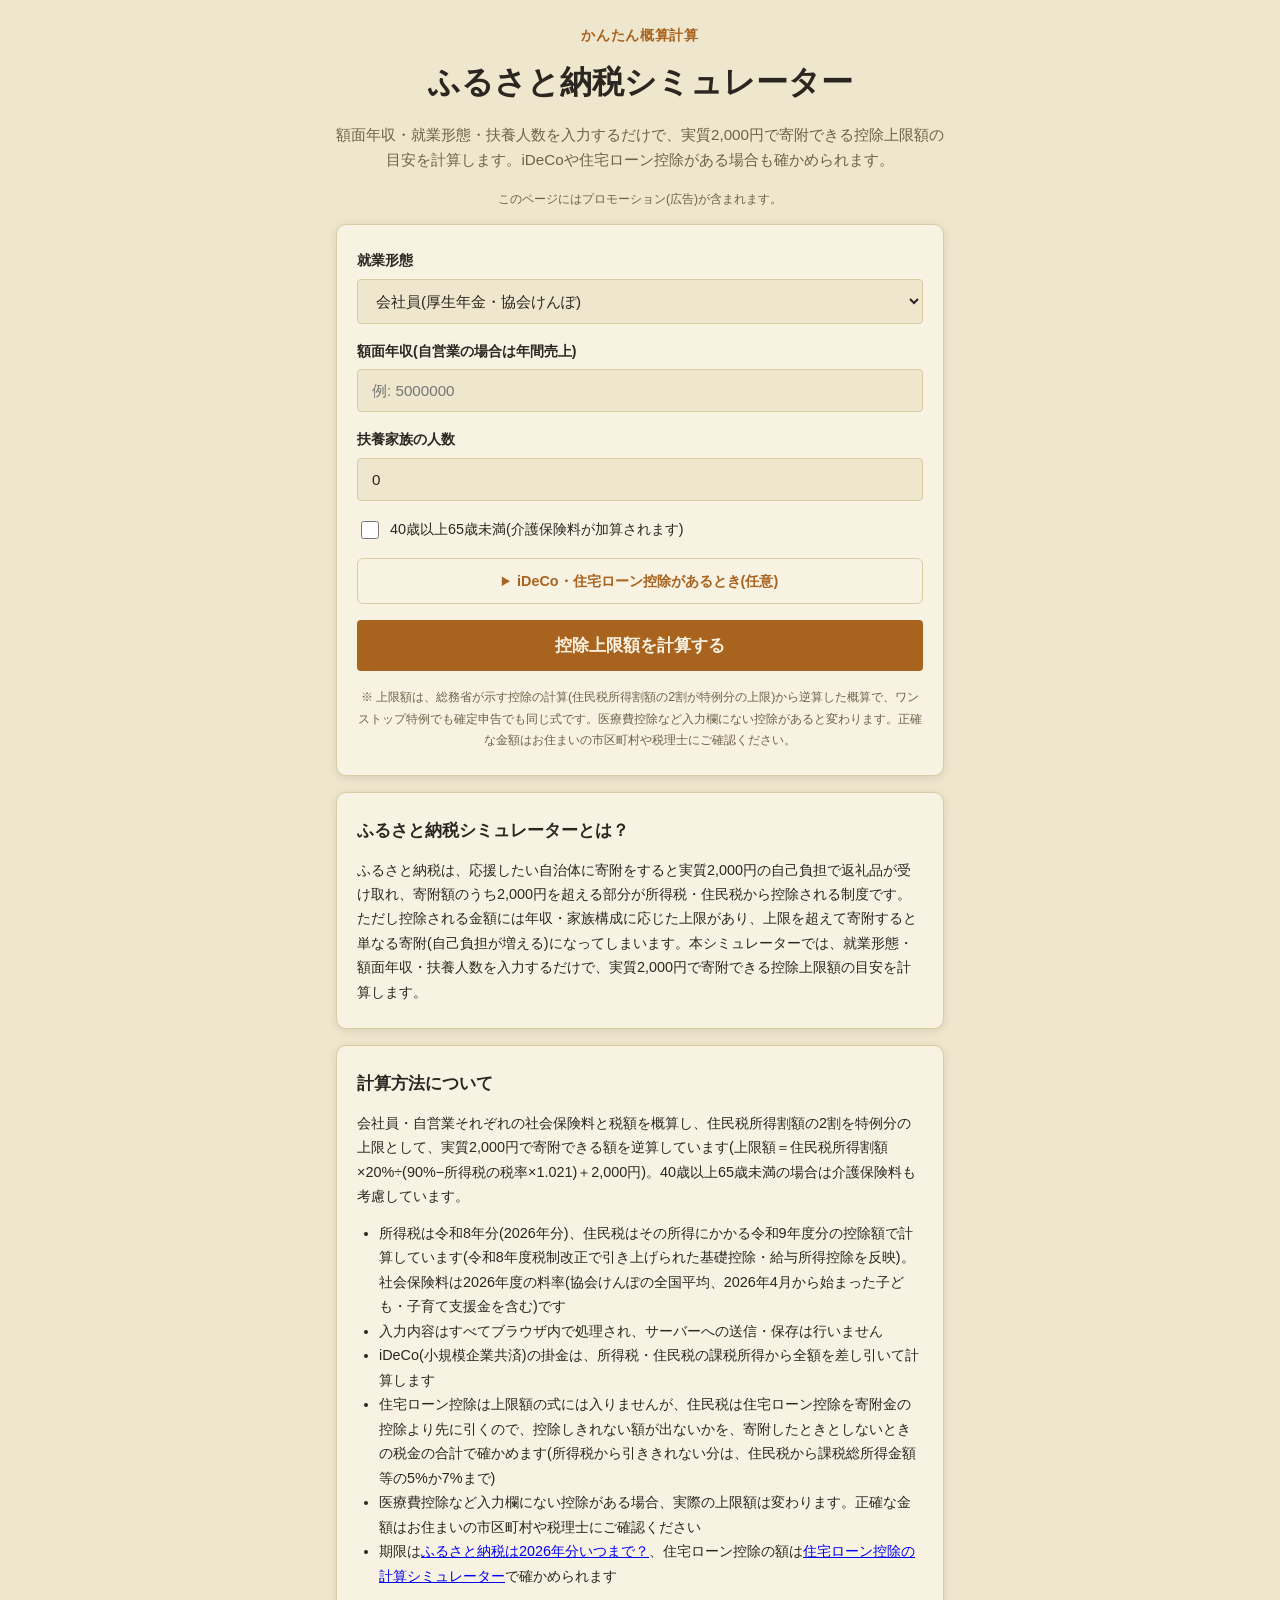
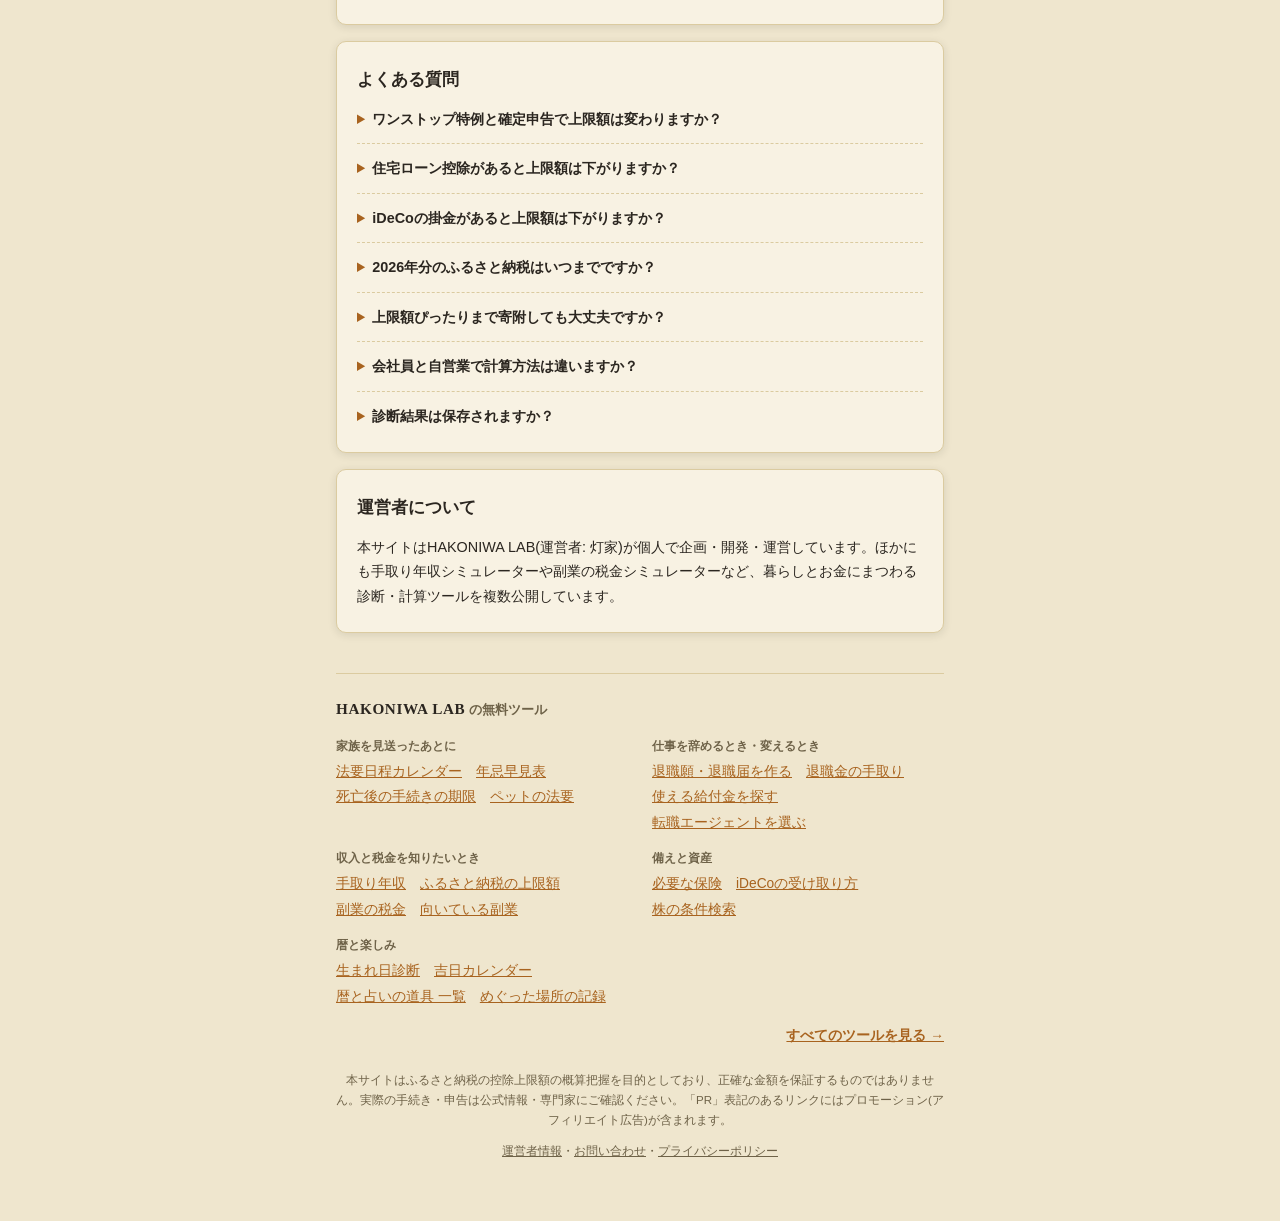
<file: index.html>
<!DOCTYPE html>
<html lang="ja">
<head>
<meta charset="UTF-8">
<meta name="viewport" content="width=device-width, initial-scale=1.0">
<!-- Google tag (gtag.js) -->
<script async src="https://www.googletagmanager.com/gtag/js?id=G-WTBHV5QYG3"></script>
<script>
  window.dataLayer = window.dataLayer || [];
  function gtag(){dataLayer.push(arguments);}
  gtag('js', new Date());
  gtag('config', 'G-WTBHV5QYG3');
</script>
<title>ふるさと納税シミュレーター | 控除上限額をかんたん計算</title>
<meta name="description" content="額面年収・就業形態・扶養人数を入力するだけで、実質2,000円で寄附できるふるさと納税の控除上限額の目安を計算できます。iDeCoの掛金と、住宅ローン控除で控除しきれない額も確かめられます。">
<script async src="https://pagead2.googlesyndication.com/pagead/js/adsbygoogle.js?client=ca-pub-6465548593525933" crossorigin="anonymous"></script>
<link rel="canonical" href="https://hakoniwalab.com/furusato-simulator/">
<link rel="stylesheet" href="css/style.css">
<script type="application/ld+json">{"@context":"https://schema.org","@type":"FAQPage","mainEntity":[{"@type":"Question","name":"ワンストップ特例と確定申告で上限額は変わりますか？","acceptedAnswer":{"@type":"Answer","text":"上限額の式は同じです(住民税所得割額の2割から逆算します)。違うのは控除される税目で、ワンストップ特例は全額が翌年度の住民税から、確定申告は所得税(還付)と住民税から控除されます。ただし住宅ローン控除がある人は、申請のしかたで控除しきれない額が出るかが変わることがあります。"}},{"@type":"Question","name":"住宅ローン控除があると上限額は下がりますか？","acceptedAnswer":{"@type":"Answer","text":"上限額の計算には住宅ローン控除を引く前の住民税所得割額を使うので、式で出る上限は変わりません。ただし住民税は住宅ローン控除を寄附金の控除より先に引くため、住宅ローン控除が大きいと寄附金の控除を引ききれないことがあります(練馬区の案内)。確定申告をしていて、住宅ローン控除が所得税から引ききれず住民税の上限に当たっている人は、寄附金の控除が1割ほど目減りすることがあります。入力欄の「iDeCo・住宅ローン控除があるとき」で確かめられます。"}},{"@type":"Question","name":"iDeCoの掛金があると上限額は下がりますか？","acceptedAnswer":{"@type":"Answer","text":"下がります。iDeCoの掛金は全額が所得控除になり、課税所得と住民税所得割額が減るためです。たとえば会社員・独身で年収600万円、掛金が月2.3万円(年27.6万円)なら、上限の目安は約6,900円下がります。"}},{"@type":"Question","name":"2026年分のふるさと納税はいつまでですか？","acceptedAnswer":{"@type":"Answer","text":"2026年12月31日までに決済(入金)が済んだ寄附が2026年分です。ワンストップ特例の申請書は、多くの自治体が寄附した翌年の1月10日まで(必着)としていて、2027年の1月10日は日曜日です。確定申告は2027年2月16日から3月15日までです。"}},{"@type":"Question","name":"上限額ぴったりまで寄附しても大丈夫ですか？","acceptedAnswer":{"@type":"Answer","text":"本シミュレーターの結果はあくまで概算です。年収の変動や他の控除の影響で実際の上限額が下振れすることもあるため、上限額の8〜9割程度を目安にすることをおすすめします。"}},{"@type":"Question","name":"会社員と自営業で計算方法は違いますか？","acceptedAnswer":{"@type":"Answer","text":"はい。自営業・フリーランスの場合は必要経費を差し引いた所得を基準に、会社員とは異なる社会保険料・税額で計算しています。就業形態を選択すると自動でその方式に切り替わります。"}},{"@type":"Question","name":"診断結果は保存されますか？","acceptedAnswer":{"@type":"Answer","text":"保存されません。計算のたびにその場で処理しており、入力内容や結果を外部に送信・保存する仕組みは持っていません。"}}]}</script>
</head>
<body>
<div id="app" class="app">

  <header class="app-header">
    <p class="app-header__eyebrow">かんたん概算計算</p>
    <h1 class="app-header__title">ふるさと納税<br class="sp-only">シミュレーター</h1>
    <p class="app-header__lead">額面年収・就業形態・扶養人数を入力するだけで、実質2,000円で寄附できる控除上限額の目安を計算します。iDeCoや住宅ローン控除がある場合も確かめられます。</p>
  </header>
  <p class="pr-note">このページにはプロモーション(広告)が含まれます。</p>

  <main id="main" class="main">

    <!-- intro/form screen -->
    <section id="screen-intro" class="screen" data-screen="intro">
      <div class="card card--intro">
        <form id="calc-form">
          <div class="form-field">
            <label for="employment_type">就業形態</label>
            <select id="employment_type" name="employment_type" class="quiz-select">
              <option value="employee">会社員(厚生年金・協会けんぽ)</option>
              <option value="self_employed">自営業・フリーランス(国民年金・国民健康保険)</option>
            </select>
          </div>

          <div class="form-field">
            <label for="gross_income">額面年収(自営業の場合は年間売上)</label>
            <input type="number" id="gross_income" name="gross_income" class="quiz-select" placeholder="例: 5000000" min="0" step="10000" required>
          </div>

          <div class="form-field" id="expense-rate-field" hidden>
            <label for="expense_rate">必要経費の割合の目安(%)</label>
            <input type="number" id="expense_rate" name="expense_rate" class="quiz-select" value="30" min="0" max="90" step="5">
          </div>

          <div class="form-field">
            <label for="dependents">扶養家族の人数</label>
            <input type="number" id="dependents" name="dependents" class="quiz-select" value="0" min="0" max="10" step="1">
          </div>

          <div class="form-field form-field--checkbox">
            <label>
              <input type="checkbox" id="age40to64" name="age40to64">
              40歳以上65歳未満(介護保険料が加算されます)
            </label>
          </div>

          <details class="form-more">
            <summary>iDeCo・住宅ローン控除があるとき(任意)</summary>
            <div class="form-field">
              <label for="ideco">iDeCo(個人型確定拠出年金)の掛金(年額・円)</label>
              <input type="number" id="ideco" name="ideco" class="quiz-select" placeholder="例: 276000(月2.3万円)" min="0" step="1000">
              <p class="form-help">小規模企業共済の掛金も同じく全額が所得控除になるので、合計を入れてください。</p>
            </div>
            <div class="form-field">
              <label for="loan_credit">住宅ローン控除の額(年額・円)</label>
              <input type="number" id="loan_credit" name="loan_credit" class="quiz-select" placeholder="例: 200000" min="0" step="1000">
              <p class="form-help">源泉徴収票の「住宅借入金等特別控除可能額」です。分からなければ、年末のローン残高×0.7%が目安です(上限は入居した年と住宅の種類で変わります)。</p>
            </div>
            <div class="form-field">
              <label for="filing">ふるさと納税の控除の受け方</label>
              <select id="filing" name="filing" class="quiz-select">
                <option value="onestop">ワンストップ特例(確定申告しない)</option>
                <option value="return">確定申告する(住宅ローン控除の1年目・医療費控除など)</option>
              </select>
            </div>
            <div class="form-field">
              <label for="loan_cap">住民税から引ける住宅ローン控除の上限</label>
              <select id="loan_cap" name="loan_cap" class="quiz-select">
                <option value="5">所得税の課税総所得金額等の5%・最高9万7,500円(2022年以降の入居など)</option>
                <option value="7">課税総所得金額等の7%・最高13万6,500円(2014年4月〜2021年に消費税8%・10%で取得など)</option>
              </select>
            </div>
          </details>

          <button type="submit" class="btn btn--primary btn--large">控除上限額を計算する</button>
        </form>
        <p class="intro-disclaimer">※ 上限額は、総務省が示す控除の計算(住民税所得割額の2割が特例分の上限)から逆算した概算で、ワンストップ特例でも確定申告でも同じ式です。医療費控除など入力欄にない控除があると変わります。正確な金額はお住まいの市区町村や税理士にご確認ください。</p>
      </div>
    </section>

    <!-- result screen -->
    <section id="screen-result" class="screen" data-screen="result" hidden>
      <div class="card card--intro" id="result-body"></div>
      <div id="ad-slot-result-bottom" class="ad-slot" aria-hidden="true"></div>
      <div class="card card--books" data-books-card>
        <h2 class="card__title">関連する本</h2>
        <p class="books__lead">控除や税金の次に、資産の増やし方を考える方へ。運営者が書いた本です。</p>
        <ul class="books__list">
          <li class="books__item">
            <a href="https://www.amazon.co.jp/dp/B0H7M818R7" target="_blank" rel="noopener">
              <span class="books__title">ずっと投資を後回しにしてきた、あなたへ。</span>
              <span class="books__note">神泉悠斗／新NISA・インデックス投資・口座開設まで、迷わない5つのステップ。</span>
            </a>
          </li>
        </ul>
        <p class="books__ku">Kindle Unlimited の対象です（会員なら追加料金はかかりません）。</p>
      </div>


      <div class="card card--lead" id="lead-card">
        <h2 class="card__title">計算結果をあとで見返したい方へ</h2>
        <p>メールアドレスを登録すると、HAKONIWA LABの新しいツール・お得な情報をお届けします。</p>
        <form id="lead-form" class="lead-form" action="https://mail-studio.hakoniwa-labs.workers.dev/f/v6lGNd5ZqjptO-bG2wVIIij1IczI0iWg" method="post" target="popupwindow" onsubmit="window.open('https://mail-studio.hakoniwa-labs.workers.dev/f/v6lGNd5ZqjptO-bG2wVIIij1IczI0iWg', 'popupwindow')">
          <input type="email" name="email" class="lead-form__input" placeholder="メールアドレス" required>
          <button type="submit" class="btn btn--primary">登録する</button>
        </form>
      </div>

      <button type="button" class="btn btn--ghost" id="btn-restart">条件を変えて再計算する</button>
    </section>

  </main>

  <section class="article" aria-labelledby="about-heading">
    <div class="card card--article">
      <h2 id="about-heading">ふるさと納税シミュレーターとは？</h2>
      <p>ふるさと納税は、応援したい自治体に寄附をすると実質2,000円の自己負担で返礼品が受け取れ、寄附額のうち2,000円を超える部分が所得税・住民税から控除される制度です。ただし控除される金額には年収・家族構成に応じた上限があり、上限を超えて寄附すると単なる寄附(自己負担が増える)になってしまいます。本シミュレーターでは、就業形態・額面年収・扶養人数を入力するだけで、実質2,000円で寄附できる控除上限額の目安を計算します。</p>
    </div>

    <div class="card card--article">
      <h2>計算方法について</h2>
      <p>会社員・自営業それぞれの社会保険料と税額を概算し、住民税所得割額の2割を特例分の上限として、実質2,000円で寄附できる額を逆算しています(上限額＝住民税所得割額×20%÷(90%−所得税の税率×1.021)＋2,000円)。40歳以上65歳未満の場合は介護保険料も考慮しています。</p>
      <ul>
        <li>所得税は令和8年分(2026年分)、住民税はその所得にかかる令和9年度分の控除額で計算しています(令和8年度税制改正で引き上げられた基礎控除・給与所得控除を反映)。社会保険料は2026年度の料率(協会けんぽの全国平均、2026年4月から始まった子ども・子育て支援金を含む)です</li>
        <li>入力内容はすべてブラウザ内で処理され、サーバーへの送信・保存は行いません</li>
        <li>iDeCo(小規模企業共済)の掛金は、所得税・住民税の課税所得から全額を差し引いて計算します</li>
        <li>住宅ローン控除は上限額の式には入りませんが、住民税は住宅ローン控除を寄附金の控除より先に引くので、控除しきれない額が出ないかを、寄附したときとしないときの税金の合計で確かめます(所得税から引ききれない分は、住民税から課税総所得金額等の5%か7%まで)</li>
        <li>医療費控除など入力欄にない控除がある場合、実際の上限額は変わります。正確な金額はお住まいの市区町村や税理士にご確認ください</li>
        <li>期限は<a href="guide/itsumade-2026/">ふるさと納税は2026年分いつまで？</a>、住宅ローン控除の額は<a href="../subsidy-checker/guide/jutaku-loan-kojo/">住宅ローン控除の計算シミュレーター</a>で確かめられます</li>
      </ul>
    </div>

    <div class="card card--article">
      <h2>よくある質問</h2>
      <details class="faq-item">
        <summary>ワンストップ特例と確定申告で上限額は変わりますか？</summary>
        <p>上限額の式は同じです(住民税所得割額の2割から逆算します)。違うのは控除される税目で、ワンストップ特例は全額が翌年度の住民税から、確定申告は所得税(還付)と住民税から控除されます。ただし住宅ローン控除がある人は、申請のしかたで控除しきれない額が出るかが変わることがあります。</p>
      </details>
      <details class="faq-item">
        <summary>住宅ローン控除があると上限額は下がりますか？</summary>
        <p>上限額の計算には住宅ローン控除を引く前の住民税所得割額を使うので、式で出る上限は変わりません。ただし住民税は住宅ローン控除を寄附金の控除より先に引くため、住宅ローン控除が大きいと寄附金の控除を引ききれないことがあります(練馬区の案内)。確定申告をしていて、住宅ローン控除が所得税から引ききれず住民税の上限に当たっている人は、寄附金の控除が1割ほど目減りすることがあります。入力欄の「iDeCo・住宅ローン控除があるとき」で確かめられます。</p>
      </details>
      <details class="faq-item">
        <summary>iDeCoの掛金があると上限額は下がりますか？</summary>
        <p>下がります。iDeCoの掛金は全額が所得控除になり、課税所得と住民税所得割額が減るためです。たとえば会社員・独身で年収600万円、掛金が月2.3万円(年27.6万円)なら、上限の目安は約6,900円下がります。</p>
      </details>
      <details class="faq-item">
        <summary>2026年分のふるさと納税はいつまでですか？</summary>
        <p>2026年12月31日までに決済(入金)が済んだ寄附が2026年分です。ワンストップ特例の申請書は、多くの自治体が寄附した翌年の1月10日まで(必着)としていて、2027年の1月10日は日曜日です。確定申告は2027年2月16日から3月15日までです。</p>
      </details>
      <details class="faq-item">
        <summary>上限額ぴったりまで寄附しても大丈夫ですか？</summary>
        <p>本シミュレーターの結果はあくまで概算です。年収の変動や他の控除の影響で実際の上限額が下振れすることもあるため、上限額の8〜9割程度を目安にすることをおすすめします。</p>
      </details>
      <details class="faq-item">
        <summary>会社員と自営業で計算方法は違いますか？</summary>
        <p>はい。自営業・フリーランスの場合は必要経費を差し引いた所得を基準に、会社員とは異なる社会保険料・税額で計算しています。就業形態を選択すると自動でその方式に切り替わります。</p>
      </details>
      <details class="faq-item">
        <summary>診断結果は保存されますか？</summary>
        <p>保存されません。計算のたびにその場で処理しており、入力内容や結果を外部に送信・保存する仕組みは持っていません。</p>
      </details>
    </div>

    <div class="card card--article">
      <h2>運営者について</h2>
      <p>本サイトはHAKONIWA LAB(運営者: 灯家)が個人で企画・開発・運営しています。ほかにも手取り年収シミュレーターや副業の税金シミュレーターなど、暮らしとお金にまつわる診断・計算ツールを複数公開しています。</p>
    </div>
  </section>

  <!-- site-nav:start -->
  <style>
  .site-nav { margin: 40px 0 0; padding: 22px 0 0; border-top: 1px solid var(--color-border, var(--line, #dbcba0)); color: var(--color-text, var(--ink, #2b2620)); text-align: left; }
  .site-nav__title { margin: 0 0 14px; font-size: 0.82rem; font-weight: 700; color: var(--color-text-muted, var(--muted, #6e6248)); }
  .site-nav__title a { font-family: Georgia, "Times New Roman", serif; font-size: 0.95rem; letter-spacing: 0.04em; color: var(--color-text, var(--ink, #2b2620)); text-decoration: none; }
  .site-nav__groups { display: grid; gap: 14px 24px; }
  @media (min-width: 560px) { .site-nav__groups { grid-template-columns: 1fr 1fr; } }
  .site-nav__label { margin: 0 0 4px; font-size: 0.74rem; font-weight: 700; color: var(--color-text-muted, var(--muted, #6e6248)); }
  .site-nav__links { display: flex; flex-wrap: wrap; gap: 2px 14px; margin: 0; padding: 0; list-style: none; font-size: 0.86rem; line-height: 1.7; }
  .site-nav__links li { margin: 0; padding: 0; }
  .site-nav__links li::before { content: none; }
  .site-nav__links a { color: var(--color-primary, var(--navy, #a8631f)); }
  .site-nav__all { margin: 16px 0 0; font-size: 0.86rem; text-align: right; }
  .site-nav__all a { color: var(--color-primary, var(--navy, #a8631f)); font-weight: 700; }
  .app-footer a { color: var(--color-text-muted, var(--muted, #6e6248)); }
  </style>
  <nav class="site-nav" aria-label="HAKONIWA LABのツール">
    <p class="site-nav__title"><a href="../">HAKONIWA LAB</a> の無料ツール</p>
    <div class="site-nav__groups">
      <div>
        <p class="site-nav__label">家族を見送ったあとに</p>
        <ul class="site-nav__links">
          <li><a href="../houyou-calendar/">法要日程カレンダー</a></li>
          <li><a href="../houyou-calendar/hayami/">年忌早見表</a></li>
          <li><a href="../houyou-calendar/tetsuzuki/">死亡後の手続きの期限</a></li>
          <li><a href="../houyou-calendar/pet/">ペットの法要</a></li>
        </ul>
      </div>
      <div>
        <p class="site-nav__label">仕事を辞めるとき・変えるとき</p>
        <ul class="site-nav__links">
          <li><a href="../resignation-letter-generator/">退職願・退職届を作る</a></li>
          <li><a href="../retirement-simulator/">退職金の手取り</a></li>
          <li><a href="../subsidy-checker/">使える給付金を探す</a></li>
          <li><a href="../career-checker/">転職エージェントを選ぶ</a></li>
        </ul>
      </div>
      <div>
        <p class="site-nav__label">収入と税金を知りたいとき</p>
        <ul class="site-nav__links">
          <li><a href="../takehome-calculator/">手取り年収</a></li>
          <li><a href="../furusato-simulator/">ふるさと納税の上限額</a></li>
          <li><a href="../sidejob-tax-simulator/">副業の税金</a></li>
          <li><a href="../sidejob-checker/">向いている副業</a></li>
        </ul>
      </div>
      <div>
        <p class="site-nav__label">備えと資産</p>
        <ul class="site-nav__links">
          <li><a href="../insurance-checker/">必要な保険</a></li>
          <li><a href="../retirement-simulator/ideco/">iDeCoの受け取り方</a></li>
          <li><a href="../stock-screener/">株の条件検索</a></li>
        </ul>
      </div>
      <div>
        <p class="site-nav__label">暦と楽しみ</p>
        <ul class="site-nav__links">
          <li><a href="../birthday-fortune/">生まれ日診断</a></li>
          <li><a href="../birthday-fortune/calendar/">吉日カレンダー</a></li>
          <li><a href="../birthday-fortune/tools/">暦と占いの道具 一覧</a></li>
          <li><a href="../meguri-log/">めぐった場所の記録</a></li>
        </ul>
      </div>
    </div>
    <p class="site-nav__all"><a href="../">すべてのツールを見る →</a></p>
  </nav>
  <!-- site-nav:end -->

  <footer class="app-footer">
    <p>本サイトはふるさと納税の控除上限額の概算把握を目的としており、正確な金額を保証するものではありません。実際の手続き・申告は公式情報・専門家にご確認ください。「PR」表記のあるリンクにはプロモーション(アフィリエイト広告)が含まれます。</p>
    <p><a href="../about.html">運営者情報</a>・<a href="../contact.html">お問い合わせ</a>・<a href="../privacy.html">プライバシーポリシー</a></p>
  </footer>

</div>

<script src="js/calculate.js"></script>
<script src="js/app.js"></script>
</body>
</html>
</file>
<file: css/style.css>
:root {
  --color-bg: #efe6ce;
  --color-surface: #f8f2e3;
  --color-border: #dbcba0;
  --color-text: #2b2620;
  --color-text-muted: #6e6248;
  --color-primary: #a8631f;
  --color-primary-hover: #8b5119;
  --color-primary-contrast: #fbf3e2;
  --color-accent: #55704a;
  --color-badge-bg: #e4d6ae;
  --color-badge-text: #6e4a1e;
  --color-warn-bg: #efd3c0;
  --color-warn-text: #8a4322;
  --radius-sm: 4px;
  --radius-md: 6px;
  --radius-lg: 10px;
  --shadow-card: 0 2px 8px rgba(43, 38, 32, 0.12);
  --max-width: 640px;
}

@media (prefers-color-scheme: dark) {
  :root {
    --color-bg: #211f1a;
    --color-surface: #2c2a22;
    --color-border: #423e30;
    --color-text: #f1e9d8;
    --color-text-muted: #b3a585;
    --color-primary: #e3a23b;
    --color-primary-hover: #edb259;
    --color-primary-contrast: #241c0d;
    --color-accent: #8fae7d;
    --color-badge-bg: #3a3626;
    --color-badge-text: #e3a23b;
    --color-warn-bg: #3d2a1d;
    --color-warn-text: #e0a876;
    --shadow-card: 0 2px 14px rgba(0, 0, 0, 0.5);
  }
}

* { box-sizing: border-box; }

[hidden] { display: none !important; }

html, body {
  margin: 0;
  padding: 0;
  background: var(--color-bg);
  color: var(--color-text);
  font-family: "Hiragino Sans", "Hiragino Kaku Gothic ProN", Meiryo, "Yu Gothic", sans-serif;
  line-height: 1.7;
  -webkit-text-size-adjust: 100%;
}

.app {
  max-width: var(--max-width);
  margin: 0 auto;
  padding: 24px 16px 48px;
}

.app-header {
  text-align: center;
  margin-bottom: 24px;
}

.app-header__eyebrow {
  color: var(--color-primary);
  font-weight: 700;
  font-size: 0.85rem;
  letter-spacing: 0.05em;
  margin: 0 0 8px;
}

.app-header__title {
  font-size: 1.6rem;
  font-weight: 800;
  margin: 0 0 12px;
}

.app-header__lead {
  color: var(--color-text-muted);
  font-size: 0.95rem;
  margin: 0;
}

.main { display: block; }

.card {
  background: var(--color-surface);
  border: 1px solid var(--color-border);
  border-radius: var(--radius-lg);
  box-shadow: var(--shadow-card);
  padding: 24px 20px;
  margin-bottom: 16px;
}

.card--intro { text-align: center; }

.intro-points {
  list-style: none;
  padding: 0;
  margin: 0 0 20px;
  text-align: left;
  display: inline-block;
}

.intro-points li {
  position: relative;
  padding-left: 26px;
  margin-bottom: 10px;
  color: var(--color-text);
}

.intro-points li::before {
  content: "✓";
  position: absolute;
  left: 0;
  color: var(--color-accent);
  font-weight: 700;
}

.intro-disclaimer {
  font-size: 0.78rem;
  color: var(--color-text-muted);
  margin: 16px 0 0;
}

.btn {
  display: inline-block;
  border: none;
  border-radius: var(--radius-sm);
  font-size: 0.95rem;
  font-weight: 700;
  padding: 12px 20px;
  cursor: pointer;
  text-align: center;
  transition: background-color 0.15s ease, opacity 0.15s ease;
}

.btn--primary {
  background: var(--color-primary);
  color: var(--color-primary-contrast);
}
.btn--primary:hover { background: var(--color-primary-hover); }
.btn--primary:disabled { opacity: 0.5; cursor: not-allowed; }

.btn--ghost {
  background: transparent;
  color: var(--color-text-muted);
  border: 1px solid var(--color-border);
}
.btn--ghost:hover { color: var(--color-text); border-color: var(--color-text-muted); }

.btn--large { width: 100%; padding: 14px 20px; font-size: 1.05rem; }
.btn--skip { margin-left: auto; }

.progress {
  height: 6px;
  background: var(--color-border);
  border-radius: 999px;
  overflow: hidden;
  margin-bottom: 8px;
}

.progress__bar {
  height: 100%;
  width: 0%;
  background: var(--color-primary);
  transition: width 0.25s ease;
}

.progress__label {
  font-size: 0.78rem;
  color: var(--color-text-muted);
  margin: 0 0 16px;
  text-align: right;
}

.card--quiz { min-height: 220px; }

.quiz-question {
  font-size: 1.1rem;
  font-weight: 700;
  margin: 0 0 6px;
}

.quiz-question__note {
  font-size: 0.82rem;
  color: var(--color-text-muted);
  margin: 0 0 18px;
}

.quiz-options {
  display: grid;
  gap: 10px;
}

.quiz-option {
  display: block;
  width: 100%;
  text-align: left;
  padding: 14px 16px;
  background: var(--color-bg);
  border: 1.5px solid var(--color-border);
  border-radius: var(--radius-sm);
  color: var(--color-text);
  font-size: 0.95rem;
  cursor: pointer;
  transition: border-color 0.15s ease, background-color 0.15s ease;
}

.quiz-option:hover {
  border-color: var(--color-primary);
}

.quiz-option.is-selected {
  border-color: var(--color-primary);
  background: var(--color-badge-bg);
  font-weight: 700;
}

.quiz-select {
  width: 100%;
  padding: 12px 14px;
  border: 1.5px solid var(--color-border);
  border-radius: var(--radius-sm);
  background: var(--color-bg);
  color: var(--color-text);
  font-size: 0.95rem;
}

.quiz-nav {
  display: flex;
  align-items: center;
  gap: 10px;
}

.result-summary {
  text-align: center;
  margin-bottom: 20px;
}

.result-summary__count {
  font-size: 1.3rem;
  font-weight: 800;
  margin: 0 0 4px;
}

.result-summary__note {
  font-size: 0.82rem;
  color: var(--color-text-muted);
  margin: 0;
}

.result-list {
  display: grid;
  gap: 14px;
  margin-bottom: 20px;
}

.result-card {
  background: var(--color-surface);
  border: 1px solid var(--color-border);
  border-radius: var(--radius-md);
  box-shadow: var(--shadow-card);
  padding: 18px 18px 16px;
}

.result-card__badges {
  display: flex;
  flex-wrap: wrap;
  gap: 6px;
  margin-bottom: 10px;
}

.badge {
  display: inline-block;
  font-size: 0.72rem;
  font-weight: 700;
  padding: 3px 10px;
  border-radius: 999px;
  background: var(--color-badge-bg);
  color: var(--color-badge-text);
}

.badge--accent {
  background: var(--color-primary);
  color: var(--color-primary-contrast);
}

.badge--warn {
  background: var(--color-warn-bg);
  color: var(--color-warn-text);
}

.result-card__name {
  font-size: 1.05rem;
  font-weight: 800;
  margin: 0 0 6px;
}

.result-card__benefit {
  color: var(--color-accent);
  font-weight: 700;
  margin: 0 0 4px;
}

.result-card__org {
  font-size: 0.8rem;
  color: var(--color-text-muted);
  margin: 0 0 12px;
}

.result-card__summary {
  font-size: 0.88rem;
  margin: 0 0 10px;
}

.result-card__conditions {
  font-size: 0.82rem;
  color: var(--color-text-muted);
  margin: 0 0 14px;
}

.result-card__actions {
  display: flex;
  flex-wrap: wrap;
  gap: 8px;
}

.result-card__link {
  display: inline-block;
  font-size: 0.85rem;
  font-weight: 700;
  color: var(--color-primary);
  text-decoration: none;
  padding: 8px 14px;
  border: 1.5px solid var(--color-primary);
  border-radius: var(--radius-sm);
}

.result-card__link:hover { background: var(--color-badge-bg); }

.result-card__link--offer {
  color: var(--color-accent);
  border-color: var(--color-accent);
  display: inline-flex;
  align-items: center;
  gap: 6px;
}

.badge--pr {
  background: var(--color-accent);
  color: var(--color-primary-contrast);
  font-size: 0.62rem;
  padding: 2px 6px;
}

.result-empty {
  text-align: center;
  color: var(--color-text-muted);
  padding: 24px 12px;
}

.ad-slot {
  min-height: 90px;
  border: 1px dashed var(--color-border);
  border-radius: var(--radius-sm);
  display: flex;
  align-items: center;
  justify-content: center;
  color: var(--color-text-muted);
  font-size: 0.75rem;
  margin-bottom: 20px;
}

.card--lead { text-align: center; }
.card__title { font-size: 1rem; margin: 0 0 8px; }

.lead-form {
  display: flex;
  gap: 8px;
  margin-top: 14px;
}

.lead-form__input {
  flex: 1;
  padding: 10px 12px;
  border: 1.5px solid var(--color-border);
  border-radius: var(--radius-sm);
  background: var(--color-bg);
  color: var(--color-text);
}

.app-footer {
  margin-top: 24px;
  text-align: center;
  font-size: 0.72rem;
  color: var(--color-text-muted);
}

.sp-only { display: inline; }

@media (min-width: 640px) {
  .app-header__title { font-size: 2rem; }
  .sp-only { display: none; }
}

.result-card__platforms {
  font-size: 0.8rem;
  color: var(--color-text-muted);
  margin: 0 0 14px;
}

.cross-link-banner {
  display: block;
  margin-top: 12px;
  padding: 10px 14px;
  background: var(--color-badge-bg);
  border-radius: var(--radius-sm);
  font-size: 0.82rem;
  color: var(--color-badge-text);
  text-decoration: none;
  font-weight: 700;
}

.cross-link-banner:hover { opacity: 0.85; }

.result-cross-links {
  display: grid;
  gap: 8px;
  margin-top: 16px;
}

.result-cross-links .cross-link-banner {
  margin-top: 0;
}

.form-field {
  text-align: left;
  margin-bottom: 16px;
}

.form-field label {
  display: block;
  font-size: 0.88rem;
  font-weight: 700;
  margin-bottom: 6px;
}

.form-field--checkbox label {
  display: flex;
  align-items: center;
  gap: 8px;
  font-weight: 400;
  font-size: 0.9rem;
}

.form-field--checkbox input[type="checkbox"] {
  width: 18px;
  height: 18px;
}

.result-headline {
  text-align: center;
  padding: 8px 0 20px;
  border-bottom: 1px dashed var(--color-border);
  margin-bottom: 16px;
}

.result-headline__label {
  font-size: 0.85rem;
  color: var(--color-text-muted);
  margin: 0 0 4px;
}

.result-headline__value {
  font-size: 2.2rem;
  font-weight: 800;
  color: var(--color-primary);
  margin: 0 0 4px;
}

.result-headline__sub {
  font-size: 0.85rem;
  color: var(--color-text-muted);
  margin: 0;
}

.result-breakdown {
  display: grid;
  gap: 8px;
  text-align: left;
}

.result-row {
  display: flex;
  justify-content: space-between;
  font-size: 0.9rem;
  padding: 8px 0;
  border-bottom: 1px solid var(--color-border);
}

.result-row span:first-child {
  color: var(--color-text-muted);
}

.result-row span:last-child {
  font-weight: 700;
}

/* --- 解説記事セクション --- */

.card--article h2 {
  font-size: 1.05rem;
  margin: 0 0 12px;
}
.card--article p {
  font-size: 0.9rem;
  margin: 0 0 12px;
}
.card--article p:last-child { margin-bottom: 0; }
.card--article ul {
  font-size: 0.9rem;
  margin: 0 0 12px;
  padding-left: 22px;
}

.faq-item {
  border-bottom: 1px dashed var(--color-border);
  padding: 12px 0;
}
.faq-item:first-of-type { padding-top: 0; }
.faq-item:last-child { border-bottom: none; padding-bottom: 0; }
.faq-item summary {
  cursor: pointer;
  font-weight: 700;
  font-size: 0.9rem;
  list-style: revert;
}
.faq-item summary::marker { color: var(--color-primary); }
.faq-item p {
  margin: 8px 0 0;
  font-size: 0.85rem;
  color: var(--color-text-muted);
}

/* --- 関連する本カード --- */
.card--books .books__lead {
  font-size: 0.9rem;
  color: var(--color-text-muted);
  margin: 0 0 12px;
}
.books__list { list-style: none; margin: 0; padding: 0; display: grid; gap: 10px; }
.books__item a {
  display: block;
  padding: 12px 14px;
  border: 1px solid var(--color-border);
  border-radius: 8px;
  background: var(--color-bg);
  color: inherit;
  text-decoration: none;
}
.books__item a:hover,
.books__item a:focus-visible { border-color: var(--color-primary); }
.books__title { display: block; font-weight: 600; font-size: 0.95rem; line-height: 1.5; }
.books__note { display: block; font-size: 0.8rem; color: var(--color-text-muted); margin-top: 4px; }
.books__ku { font-size: 0.8rem; color: var(--color-text-muted); margin: 10px 0 0; }

/* ---------- 2026-10-25 広告表記・広告枠・くわしい入力欄 ---------- */
.pr-note { font-size: 0.75rem; color: var(--color-text-muted); margin: -8px 0 14px; }
.app-header + .pr-note { text-align: center; }
.art-cta { text-align: center; margin: 16px 0 4px; padding: 14px 12px; border: 1px dashed var(--color-border); border-radius: var(--radius-md); }
.art-cta p { font-size: 0.85rem; margin: 0 0 10px; }
.art-cta__links { display: flex; flex-wrap: wrap; gap: 8px; justify-content: center; }
.badge--pr { flex-shrink: 0; white-space: nowrap; }
.form-help { font-size: 0.8rem; color: var(--color-text-muted); margin: 4px 0 0; }
.form-more { margin: 4px 0 16px; border: 1px solid var(--color-border); border-radius: var(--radius-md); padding: 10px 12px; background: var(--color-surface); }
.form-more summary { cursor: pointer; font-weight: 700; font-size: 0.9rem; color: var(--color-primary); }
.form-more[open] summary { margin-bottom: 10px; }
.result-section { margin-top: 18px; padding-top: 14px; border-top: 1px solid var(--color-border); text-align: left; }
.result-section h3 { font-size: 1rem; margin: 0 0 8px; }
.result-section p { font-size: 0.9rem; margin: 6px 0; }
.result-warn { background: var(--color-warn-bg); color: var(--color-warn-text); border-radius: var(--radius-md); padding: 10px 12px; }
.result-links { font-size: 0.85rem; margin-top: 12px; }
</file>
